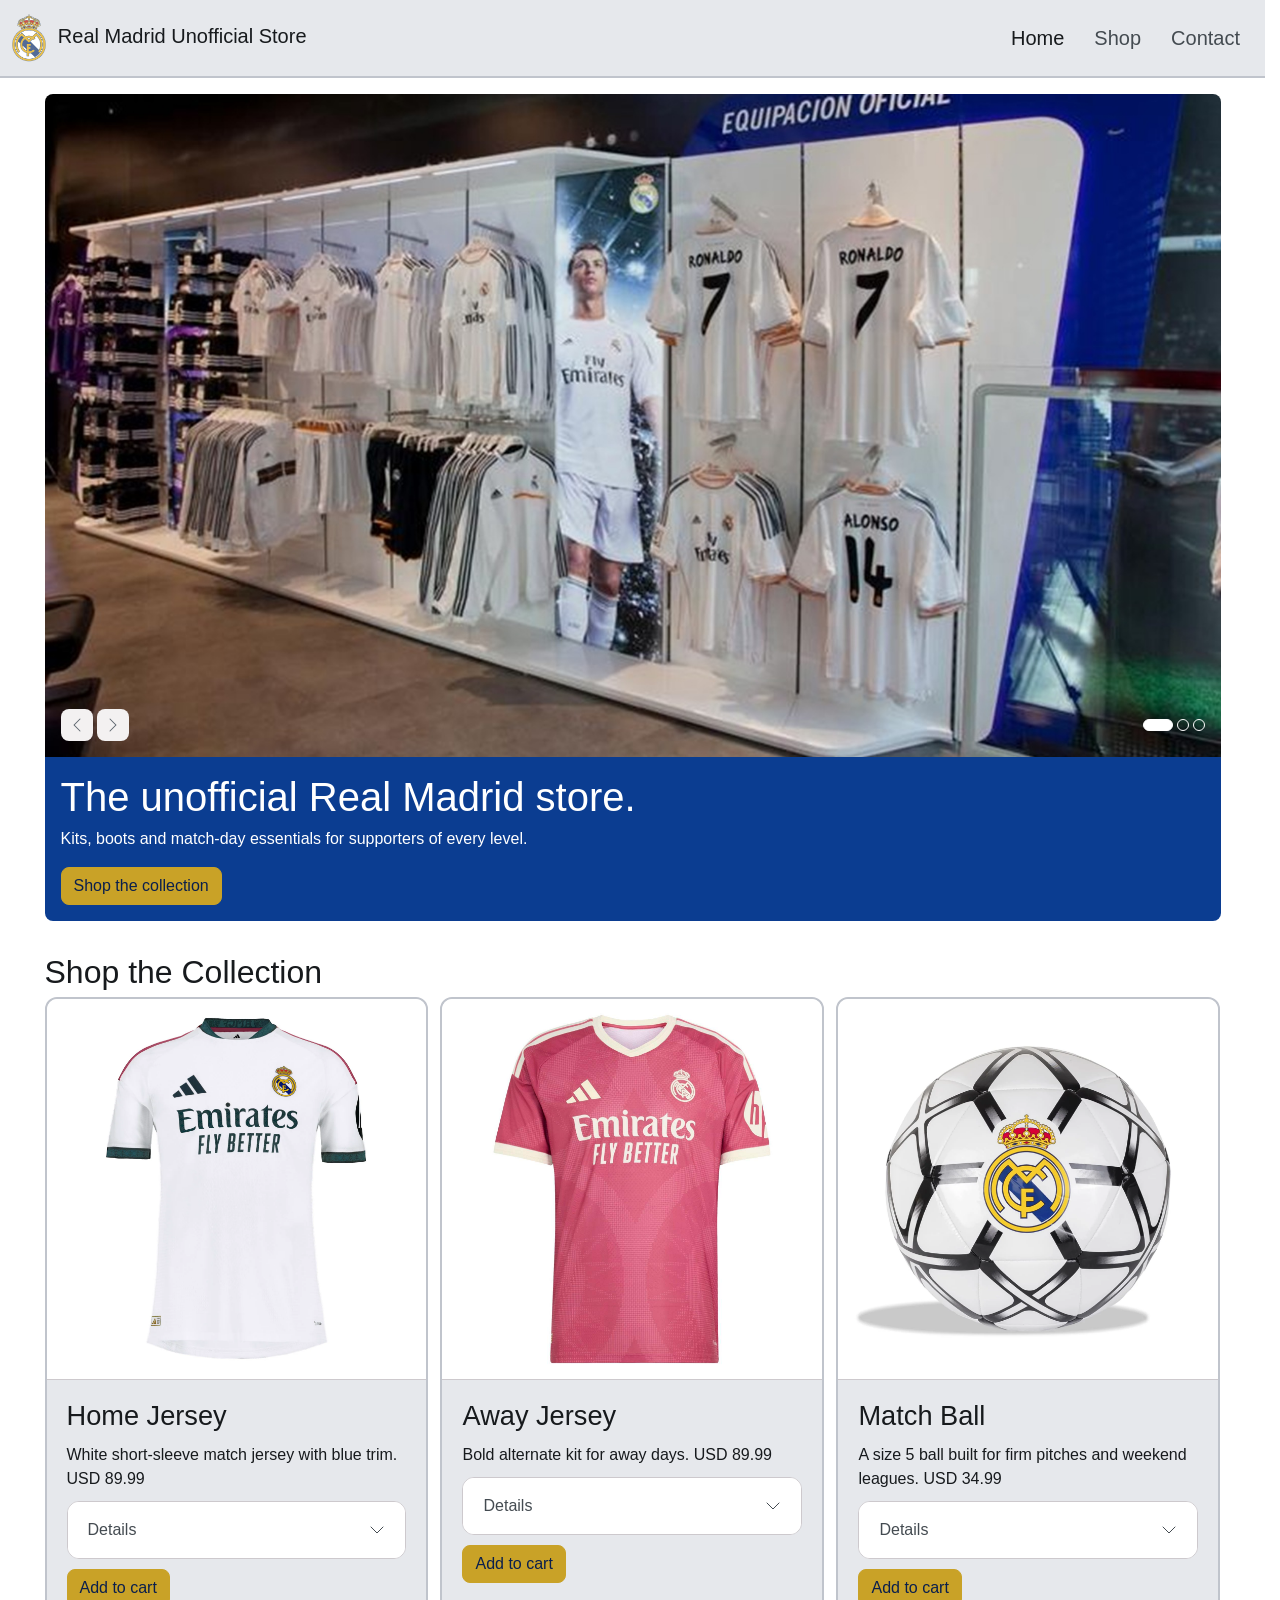
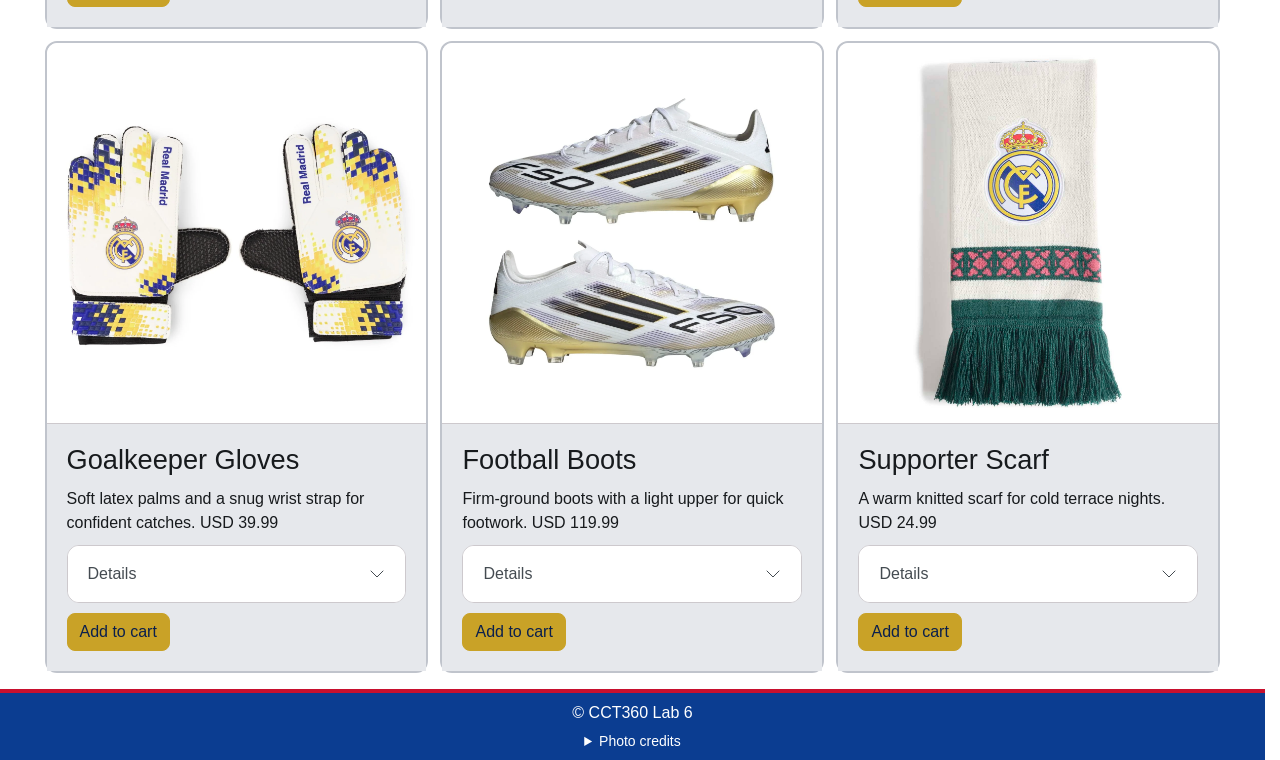
<file: index.html>
<!DOCTYPE html>
<html lang="en" data-bs-theme="light">
<head>
    <meta charset="UTF-8">
    <meta name="viewport" content="width=device-width, initial-scale=1.0">
    <title>Real Madrid Unofficial Store | CCT360 Lab 6</title>
    <link rel="stylesheet" href="css/bootstrap.min.css"/>
    <link rel="stylesheet" href="css/style.css"/>
    <script type="module" src="js/bootstrap.bundle.min.js"></script>
</head>
<body class="d-flex flex-column min-vh-100">

    <nav class="navbar md:navbar-expand bg-1 fg-2">
        <div class="container-fluid">
            <a class="navbar-brand fs-lg" href="index.html">
                <img src="images/logo.png" alt="Club crest logo" height="48" class="d-inline-block align-middle me-2">
                Real Madrid Unofficial Store
            </a>
            <button class="btn-icon navbar-toggler" type="button" data-bs-toggle="drawer" data-bs-target="#navbarNav" aria-controls="navbarNav" aria-expanded="false" aria-label="Toggle navigation">
                <span class="navbar-toggler-icon" aria-hidden="true"></span>
            </button>
            <dialog class="drawer drawer-end" tabindex="-1" id="navbarNav" aria-labelledby="navbarNavLabel">
                <div class="drawer-header">
                    <p class="drawer-title h5" id="navbarNavLabel">Menu</p>
                    <button type="button" class="btn-close" data-bs-dismiss="drawer" aria-label="Close"></button>
                </div>
                <div class="drawer-body">
                    <ul class="navbar-nav ms-auto">
                        <li class="nav-item">
                            <a class="nav-link fs-lg active" href="index.html" aria-current="page">Home</a>
                        </li>
                        <li class="nav-item">
                            <a class="nav-link fs-lg" href="#">Shop</a>
                        </li>
                        <li class="nav-item">
                            <a class="nav-link fs-lg" href="contact.html">Contact</a>
                        </li>
                    </ul>
                </div>
            </dialog>
        </div>
    </nav>

    <main>

        <div class="container mt-5">
        <div id="heroCarousel" class="carousel carousel-overlay slide">
            <div class="carousel-inner rounded-top-5">
                <div class="carousel-item active">
                    <img src="images/banner-kits.jpg" class="d-block w-100" alt="New season football kits on display in a shop">
                </div>
                <div class="carousel-item">
                    <img src="images/banner-matchday.jpg" class="d-block w-100" alt="Fans in scarves cheering in a stadium on matchday">
                </div>
                <div class="carousel-item">
                    <img src="images/banner-3.jpg" class="d-block w-100" alt="Football player in action during a match">
                </div>
            </div>
            <div class="carousel-overlay-controls">
                <div>
                    <button class="btn-icon btn-sm btn-subtle theme-secondary" type="button" data-bs-target="#heroCarousel" data-bs-slide="prev">
                        <span class="carousel-icon-prev" aria-hidden="true"></span>
                        <span class="visually-hidden">Previous</span>
                    </button>
                    <button class="btn-icon btn-sm btn-subtle theme-secondary" type="button" data-bs-target="#heroCarousel" data-bs-slide="next">
                        <span class="carousel-icon-next" aria-hidden="true"></span>
                        <span class="visually-hidden">Next</span>
                    </button>
                </div>
                <div class="carousel-indicators">
                    <button type="button" data-bs-target="#heroCarousel" data-bs-slide-to="0" class="active" aria-current="true" aria-label="Slide 1"></button>
                    <button type="button" data-bs-target="#heroCarousel" data-bs-slide-to="1" aria-label="Slide 2"></button>
                    <button type="button" data-bs-target="#heroCarousel" data-bs-slide-to="2" aria-label="Slide 3"></button>
                </div>
            </div>
        </div>

        <div class="bg-primary fg-contrast-primary p-5 rounded-bottom-5">
            <h1>The unofficial Real Madrid store.</h1>
            <p>Kits, boots and match-day essentials for supporters of every level.</p>
            <a class="btn-solid theme-primary" href="#shop">Shop the collection</a>
        </div>
    </div>
        
     
        <div class="container mt-5 pt-5 pb-5">
        <h2 id="shop">Shop the Collection</h2>

        <div class="row g-4">
            <div class="col-12 md:col-6 lg:col-4">
                <section class="card h-100">
                    <img src="images/jersey-home.webp" class="card-img-top" alt="White football home jersey">
                    <div class="card-body">
                        <h3 class="card-title">Home Jersey</h3>
                        <p class="card-text">White short-sleeve match jersey with blue trim. USD 89.99</p>

                        <div class="accordion">
                            <details class="accordion-item">
                                <summary class="accordion-header">
                                    Details
                                    <svg class="accordion-icon" xmlns="http://www.w3.org/2000/svg" viewBox="0 0 16 16" fill="none" stroke="currentColor" stroke-linecap="round" stroke-linejoin="round"><path d="m2 5 6 6 6-6"/></svg>
                                </summary>
                                <div class="accordion-body">
                                    <p class="card-text">Lightweight breathable fabric. Sizes S to XXL. Machine wash cold and do not iron the print.</p>
                                </div>
                            </details>
                        </div>

                        <button type="button" class="btn-solid theme-primary" data-bs-toggle="dialog" data-bs-target="#dialog-jersey-home">
                            Add to cart
                        </button>

                        <dialog class="dialog" id="dialog-jersey-home">
                            <div class="dialog-header">
                                <h2 class="dialog-title">Home Jersey</h2>
                                <button type="button" class="btn-close" data-bs-dismiss="dialog" aria-label="Close"></button>
                            </div>
                            <div class="dialog-body">
                                <p>Home Jersey has been added to your cart. This is a class project, so no items are actually sold.</p>
                            </div>
                            <div class="dialog-footer">
                                <button type="button" class="btn-solid theme-secondary" data-bs-dismiss="dialog">Close</button>
                            </div>
                        </dialog>
                    </div>
                </section>
            </div>

            <div class="col-12 md:col-6 lg:col-4">
                <section class="card h-100">
                    <img src="images/jersey-away.jpg" class="card-img-top" alt="Football away jersey">
                    <div class="card-body">
                        <h3 class="card-title">Away Jersey</h3>
                        <p class="card-text">Bold alternate kit for away days. USD 89.99</p>

                        <div class="accordion">
                            <details class="accordion-item">
                                <summary class="accordion-header">
                                    Details
                                    <svg class="accordion-icon" xmlns="http://www.w3.org/2000/svg" viewBox="0 0 16 16" fill="none" stroke="currentColor" stroke-linecap="round" stroke-linejoin="round"><path d="m2 5 6 6 6-6"/></svg>
                                </summary>
                                <div class="accordion-body">
                                    <p class="card-text">Relaxed fit with moisture-wicking fabric. Sizes S to XXL. Wash inside out to protect the print.</p>
                                </div>
                            </details>
                        </div>

                        <button type="button" class="btn-solid theme-primary" data-bs-toggle="dialog" data-bs-target="#dialog-jersey-away">
                            Add to cart
                        </button>

                        <dialog class="dialog" id="dialog-jersey-away">
                            <div class="dialog-header">
                                <h2 class="dialog-title">Away Jersey</h2>
                                <button type="button" class="btn-close" data-bs-dismiss="dialog" aria-label="Close"></button>
                            </div>
                            <div class="dialog-body">
                                <p>Away Jersey has been added to your cart. This is a class project, so no items are actually sold.</p>
                            </div>
                            <div class="dialog-footer">
                                <button type="button" class="btn-solid theme-secondary" data-bs-dismiss="dialog">Close</button>
                            </div>
                        </dialog>
                    </div>
                </section>
            </div>

            <div class="col-12 md:col-6 lg:col-4">
                <section class="card h-100">
                    <img src="images/match-ball.webp" class="card-img-top" alt="Football match ball">
                    <div class="card-body">
                        <h3 class="card-title">Match Ball</h3>
                        <p class="card-text">A size 5 ball built for firm pitches and weekend leagues. USD 34.99</p>

                        <div class="accordion">
                            <details class="accordion-item">
                                <summary class="accordion-header">
                                    Details
                                    <svg class="accordion-icon" xmlns="http://www.w3.org/2000/svg" viewBox="0 0 16 16" fill="none" stroke="currentColor" stroke-linecap="round" stroke-linejoin="round"><path d="m2 5 6 6 6-6"/></svg>
                                </summary>
                                <div class="accordion-body">
                                    <p class="card-text">Size 5, 32 panels, thermal-bonded seams. Inflate to 8 to 12 psi before kickoff.</p>
                                </div>
                            </details>
                        </div>

                        <button type="button" class="btn-solid theme-primary" data-bs-toggle="dialog" data-bs-target="#dialog-ball">
                            Add to cart
                        </button>

                        <dialog class="dialog" id="dialog-ball">
                            <div class="dialog-header">
                                <h2 class="dialog-title">Match Ball</h2>
                                <button type="button" class="btn-close" data-bs-dismiss="dialog" aria-label="Close"></button>
                            </div>
                            <div class="dialog-body">
                                <p>Match Ball has been added to your cart. This is a class project, so no items are actually sold.</p>
                            </div>
                            <div class="dialog-footer">
                                <button type="button" class="btn-solid theme-secondary" data-bs-dismiss="dialog">Close</button>
                            </div>
                        </dialog>
                    </div>
                </section>
            </div>

            <div class="col-12 md:col-6 lg:col-4">
                <section class="card h-100">
                    <img src="images/gk-gloves.webp" class="card-img-top" alt="Pair of goalkeeper gloves">
                    <div class="card-body">
                        <h3 class="card-title">Goalkeeper Gloves</h3>
                        <p class="card-text">Soft latex palms and a snug wrist strap for confident catches. USD 39.99</p>

                        <div class="accordion">
                            <details class="accordion-item">
                                <summary class="accordion-header">
                                    Details
                                    <svg class="accordion-icon" xmlns="http://www.w3.org/2000/svg" viewBox="0 0 16 16" fill="none" stroke="currentColor" stroke-linecap="round" stroke-linejoin="round"><path d="m2 5 6 6 6-6"/></svg>
                                </summary>
                                <div class="accordion-body">
                                    <p class="card-text">Latex grip palm with finger protection. Order one size up for a looser fit. Rinse with cold water after use.</p>
                                </div>
                            </details>
                        </div>

                        <button type="button" class="btn-solid theme-primary" data-bs-toggle="dialog" data-bs-target="#dialog-gloves">
                            Add to cart
                        </button>

                        <dialog class="dialog" id="dialog-gloves">
                            <div class="dialog-header">
                                <h2 class="dialog-title">Goalkeeper Gloves</h2>
                                <button type="button" class="btn-close" data-bs-dismiss="dialog" aria-label="Close"></button>
                            </div>
                            <div class="dialog-body">
                                <p>Goalkeeper Gloves has been added to your cart. This is a class project, so no items are actually sold.</p>
                            </div>
                            <div class="dialog-footer">
                                <button type="button" class="btn-solid theme-secondary" data-bs-dismiss="dialog">Close</button>
                            </div>
                        </dialog>
                    </div>
                </section>
            </div>

            <div class="col-12 md:col-6 lg:col-4">
                <section class="card h-100">
                    <img src="images/boots.webp" class="card-img-top" alt="Pair of football boots">
                    <div class="card-body">
                        <h3 class="card-title">Football Boots</h3>
                        <p class="card-text">Firm-ground boots with a light upper for quick footwork. USD 119.99</p>

                        <div class="accordion">
                            <details class="accordion-item">
                                <summary class="accordion-header">
                                    Details
                                    <svg class="accordion-icon" xmlns="http://www.w3.org/2000/svg" viewBox="0 0 16 16" fill="none" stroke="currentColor" stroke-linecap="round" stroke-linejoin="round"><path d="m2 5 6 6 6-6"/></svg>
                                </summary>
                                <div class="accordion-body">
                                    <p class="card-text">Moulded studs for natural grass. Sizes 6 to 13. Air dry away from heat.</p>
                                </div>
                            </details>
                        </div>

                        <button type="button" class="btn-solid theme-primary" data-bs-toggle="dialog" data-bs-target="#dialog-boots">
                            Add to cart
                        </button>

                        <dialog class="dialog" id="dialog-boots">
                            <div class="dialog-header">
                                <h2 class="dialog-title">Football Boots</h2>
                                <button type="button" class="btn-close" data-bs-dismiss="dialog" aria-label="Close"></button>
                            </div>
                            <div class="dialog-body">
                                <p>Football Boots has been added to your cart. This is a class project, so no items are actually sold.</p>
                            </div>
                            <div class="dialog-footer">
                                <button type="button" class="btn-solid theme-secondary" data-bs-dismiss="dialog">Close</button>
                            </div>
                        </dialog>
                    </div>
                </section>
            </div>

            <div class="col-12 md:col-6 lg:col-4">
                <section class="card h-100">
                    <img src="images/scarf.jpg" class="card-img-top" alt="Knitted supporter scarf">
                    <div class="card-body">
                        <h3 class="card-title">Supporter Scarf</h3>
                        <p class="card-text">A warm knitted scarf for cold terrace nights. USD 24.99</p>

                        <div class="accordion">
                            <details class="accordion-item">
                                <summary class="accordion-header">
                                    Details
                                    <svg class="accordion-icon" xmlns="http://www.w3.org/2000/svg" viewBox="0 0 16 16" fill="none" stroke="currentColor" stroke-linecap="round" stroke-linejoin="round"><path d="m2 5 6 6 6-6"/></svg>
                                </summary>
                                <div class="accordion-body">
                                    <p class="card-text">Acrylic knit, 150 cm long. Hand wash only. A good gift for any supporter.</p>
                                </div>
                            </details>
                        </div>

                        <button type="button" class="btn-solid theme-primary" data-bs-toggle="dialog" data-bs-target="#dialog-scarf">
                            Add to cart
                        </button>

                        <dialog class="dialog" id="dialog-scarf">
                            <div class="dialog-header">
                                <h2 class="dialog-title">Supporter Scarf</h2>
                                <button type="button" class="btn-close" data-bs-dismiss="dialog" aria-label="Close"></button>
                            </div>
                            <div class="dialog-body">
                                <p>Supporter Scarf has been added to your cart. This is a class project, so no items are actually sold.</p>
                            </div>
                            <div class="dialog-footer">
                                <button type="button" class="btn-solid theme-secondary" data-bs-dismiss="dialog">Close</button>
                            </div>
                        </dialog>
                    </div>
                </section>
            </div>

        </div>
    </div>


    </main>

    <footer class="mt-auto">
        <div class="p-3 bg-primary fg-contrast-primary text-center">
            <p class="mb-0">&copy; CCT360 Lab 6</p>
            <details class="small mt-2">
                <summary>Photo credits</summary>
                    <ul class="list-unstyled mt-2">
                        <li>Logo: <a href="https://logos-world.net/real-madrid-logo/" target="_blank" rel="noopener">logos-world.net</a></li>
                        <li>Banner, kits: <a href="https://i.pinimg.com/736x/1f/4f/cd/1f4fcd56f6e38ea1452296524b5b32e5.jpg" target="_blank" rel="noopener">Pinterest</a></li>
                        <li>Banner, matchday: <a href="https://c8.alamy.com/comp/JA6X6Y/madrid-spain-4th-june-2017-real-madrid-fans-in-santiago-bernabeu-stadium-JA6X6Y.jpg" target="_blank" rel="noopener">Alamy</a></li>
                        <li>Banner, player: <a href="https://images2.minutemediacdn.com/image/upload/c_crop,x_0,y_167,w_3137,h_1764/c_fill,w_2160,ar_16:9,f_auto,q_auto,g_auto/images%2FvoltaxMediaLibrary%2Fmmsport%2Freal_madrid_cf_on_si%2F01jhzt29c54003r4z2pd.jpg" target="_blank" rel="noopener">Minute Media</a></li>
                        <li>Home jersey: <a href="https://us.shop.realmadrid.com/cdn/shop/files/JZ7218_01.jpg?v=1779796490" target="_blank" rel="noopener">Real Madrid shop</a></li>
                        <li>Away jersey: <a href="https://us.shop.realmadrid.com/cdn/shop/files/KQ6946_1_APPAREL_Photography_FrontCenterView_white.jpg?v=1785320426" target="_blank" rel="noopener">Real Madrid shop</a></li>
                        <li>Match ball: <a href="https://us.shop.realmadrid.com/cdn/shop/files/KX4250_1_HARDWARE_Photography_FrontView_white.jpg?v=1784648344" target="_blank" rel="noopener">Real Madrid shop</a></li>
                        <li>Goalkeeper gloves: <a href="https://us.shop.realmadrid.com/cdn/shop/files/image_054fad21-d80f-4c29-9968-423da93480a4.jpg?v=1767815365" target="_blank" rel="noopener">Real Madrid shop</a></li>
                        <li>Boots: <a href="https://us.shop.realmadrid.com/cdn/shop/files/image_f8735f5b-c82d-4411-97cc-e6076882b912.jpg?v=1768062098" target="_blank" rel="noopener">Real Madrid shop</a></li>
                        <li>Scarf: <a href="https://us.shop.realmadrid.com/cdn/shop/files/KQ9823_1_HARDWARE_Photography_FrontCenterView_white.jpg?v=1779719796" target="_blank" rel="noopener">Real Madrid shop</a></li>
                    </ul>
            </details>
        </div>
    </footer>

</body>
</html>


<!-- Photo Credits

logo: https://logos-world.net/real-madrid-logo/

banner-kits.jpg: https://i.pinimg.com/736x/1f/4f/cd/1f4fcd56f6e38ea1452296524b5b32e5.jpg
banner-matchday: https://c8.alamy.com/comp/JA6X6Y/madrid-spain-4th-june-2017-real-madrid-fans-in-santiago-bernabeu-stadium-JA6X6Y.jpg
banner-3: https://images2.minutemediacdn.com/image/upload/c_crop,x_0,y_167,w_3137,h_1764/c_fill,w_2160,ar_16:9,f_auto,q_auto,g_auto/images%2FvoltaxMediaLibrary%2Fmmsport%2Freal_madrid_cf_on_si%2F01jhzt29c54003r4z2pd.jpg

jersey-home: https://us.shop.realmadrid.com/cdn/shop/files/JZ7218_01.jpg?v=1779796490
jersey-away: https://us.shop.realmadrid.com/cdn/shop/files/KQ6946_1_APPAREL_Photography_FrontCenterView_white.jpg?v=1785320426
match-ball: https://us.shop.realmadrid.com/cdn/shop/files/KX4250_1_HARDWARE_Photography_FrontView_white.jpg?v=1784648344
gk-gloves: https://us.shop.realmadrid.com/cdn/shop/files/image_054fad21-d80f-4c29-9968-423da93480a4.jpg?v=1767815365
boots: https://us.shop.realmadrid.com/cdn/shop/files/image_f8735f5b-c82d-4411-97cc-e6076882b912.jpg?v=1768062098
scarf: https://us.shop.realmadrid.com/cdn/shop/files/KQ9823_1_HARDWARE_Photography_FrontCenterView_white.jpg?v=1779719796

-->
</file>
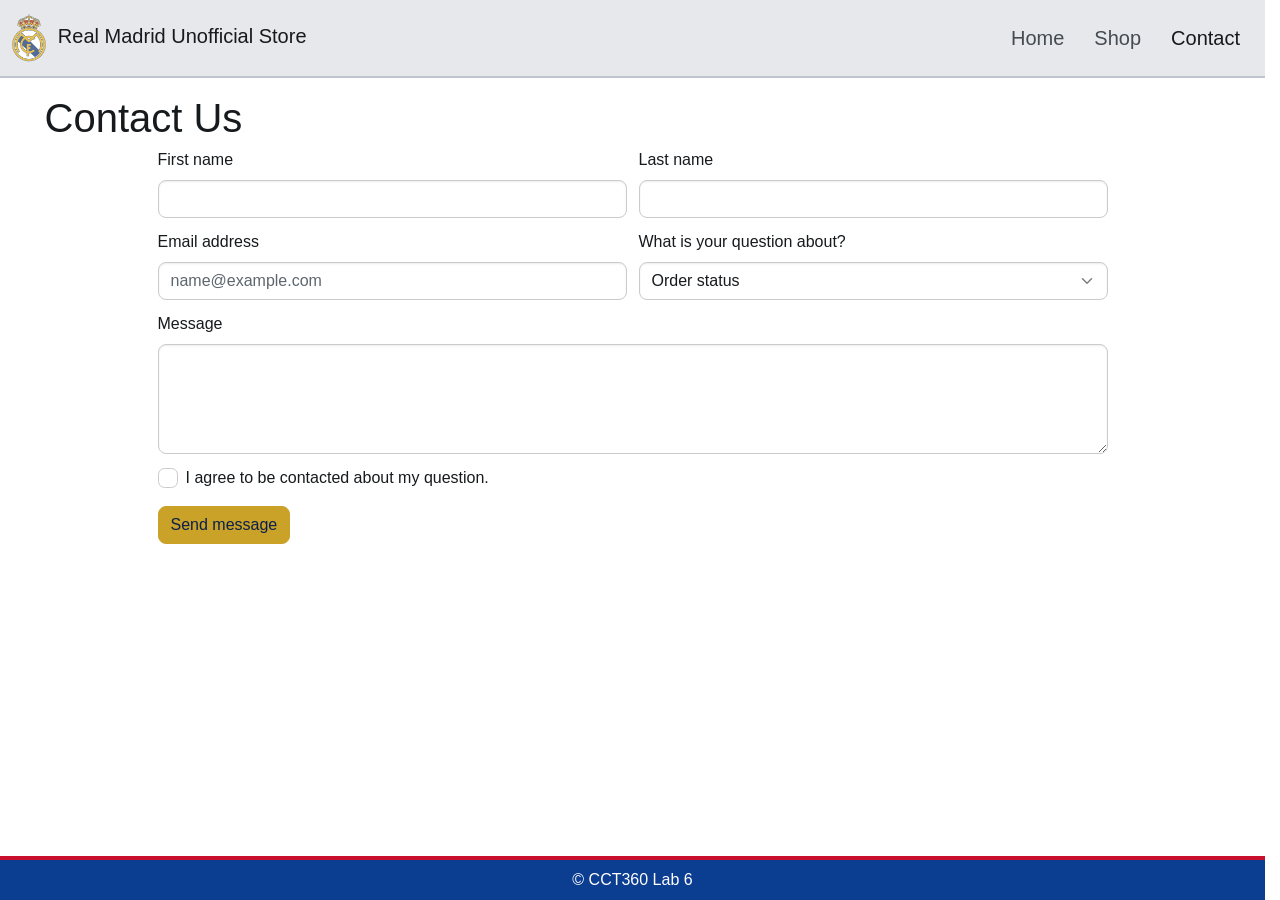
<file: contact.html>
<!DOCTYPE html>
<html lang="en" data-bs-theme="light">
<head>
    <meta charset="UTF-8">
    <meta name="viewport" content="width=device-width, initial-scale=1.0">
    <title>Contact Us | CCT360 Lab 6</title>
    <link rel="stylesheet" href="css/bootstrap.min.css"/>
    <link rel="stylesheet" href="css/style.css"/>
    <script type="module" src="js/bootstrap.bundle.min.js"></script>
</head>
<body class="d-flex flex-column min-vh-100">

    <nav class="navbar md:navbar-expand bg-1 fg-2">
        <div class="container-fluid">
            <a class="navbar-brand fs-lg" href="index.html">
                <img src="images/logo.png" alt="Club crest logo" height="48" class="d-inline-block align-middle me-2">
                Real Madrid Unofficial Store
            </a>
            <button class="btn-icon navbar-toggler" type="button" data-bs-toggle="drawer" data-bs-target="#navbarNav" aria-controls="navbarNav" aria-expanded="false" aria-label="Toggle navigation">
                <span class="navbar-toggler-icon" aria-hidden="true"></span>
            </button>
            <dialog class="drawer drawer-end" tabindex="-1" id="navbarNav" aria-labelledby="navbarNavLabel">
                <div class="drawer-header">
                    <p class="drawer-title h5" id="navbarNavLabel">Menu</p>
                    <button type="button" class="btn-close" data-bs-dismiss="drawer" aria-label="Close"></button>
                </div>
                <div class="drawer-body">
                    <ul class="navbar-nav ms-auto">
                        <li class="nav-item">
                            <a class="nav-link fs-lg" href="index.html">Home</a>
                        </li>
                        <li class="nav-item">
                            <a class="nav-link fs-lg" href="#">Shop</a>
                        </li>
                        <li class="nav-item">
                            <a class="nav-link fs-lg active" href="contact.html" aria-current="page">Contact</a>
                        </li>
                    </ul>
                </div>
            </dialog>
        </div>
    </nav>

    <main>

    <div class="container mt-5">
        <h1>Contact Us</h1>

        <form style="max-width:950px; margin:0px auto">
            <div class="row g-4">
                <div class="md:col-6">
                    <div class="form-field">
                        <label for="firstName" class="form-label">First name</label>
                        <input type="text" class="form-control" id="firstName" name="firstName">
                    </div>
                </div>
                <div class="md:col-6">
                    <div class="form-field">
                        <label for="lastName" class="form-label">Last name</label>
                        <input type="text" class="form-control" id="lastName" name="lastName">
                    </div>
                </div>
                <div class="md:col-6">
                    <div class="form-field">
                        <label for="email" class="form-label">Email address</label>
                        <input type="email" class="form-control" id="email" name="email" placeholder="name@example.com">
                    </div>
                </div>
                <div class="md:col-6">
                    <div class="form-field">
                        <label for="topic" class="form-label">What is your question about?</label>
                        <select class="form-control" id="topic" name="topic">
                            <option>Order status</option>
                            <option>Sizing help</option>
                            <option>Returns</option>
                            <option>Team bulk order</option>
                        </select>
                    </div>
                </div>
                <div class="col-12">
                    <div class="form-field">
                        <label for="message" class="form-label">Message</label>
                        <textarea class="form-control" id="message" name="message" rows="4"></textarea>
                    </div>
                </div>
                <div class="col-12">
                    <div class="form-field">
                        <input type="checkbox" id="consent" class="check">
                        <label for="consent">I agree to be contacted about my question.</label>
                    </div>
                </div>
            </div>

            <button type="submit" class="btn-solid theme-primary mt-5">Send message</button>
        </form>
    </div>

    </main>

    <footer class="mt-auto">
        <div class="p-3 bg-primary fg-contrast-primary text-center"><p class="mb-0">&copy; CCT360 Lab 6</p></div>
    </footer>

</body>
</html>
</file>
<file: css/style.css>
/* White, silver, royal blue, gold and a little red */
:root {
    --bs-primary-bg: #0b3d91;
    --bs-primary-fg: #0b3d91;
    --bs-primary-fg-emphasis: #082a66;
    --bs-primary-border: #0b3d91;
    --bs-primary-focus-ring: #c9a227;
    --bs-primary-contrast: #ffffff;
}
body { background-color: #ffffff; }
/* Grey nav with a silver edge */
.navbar { background-color: #e6e8ec !important; border-bottom: 2px solid #c0c4cc; }
/* Gold buttons with dark blue text */
.btn-solid.theme-primary {
    --bs-theme-bg: #c9a227;
    --bs-theme-border: #c9a227;
    --bs-theme-contrast: #0a1f4d;
}
/* Silver edges on cards, red line above the footer */
.card { border: 2px solid #c0c4cc; }
.card-body { background-color: #e6e8ec; }
footer > div { border-top: 4px solid #c8102e; }
</file>
